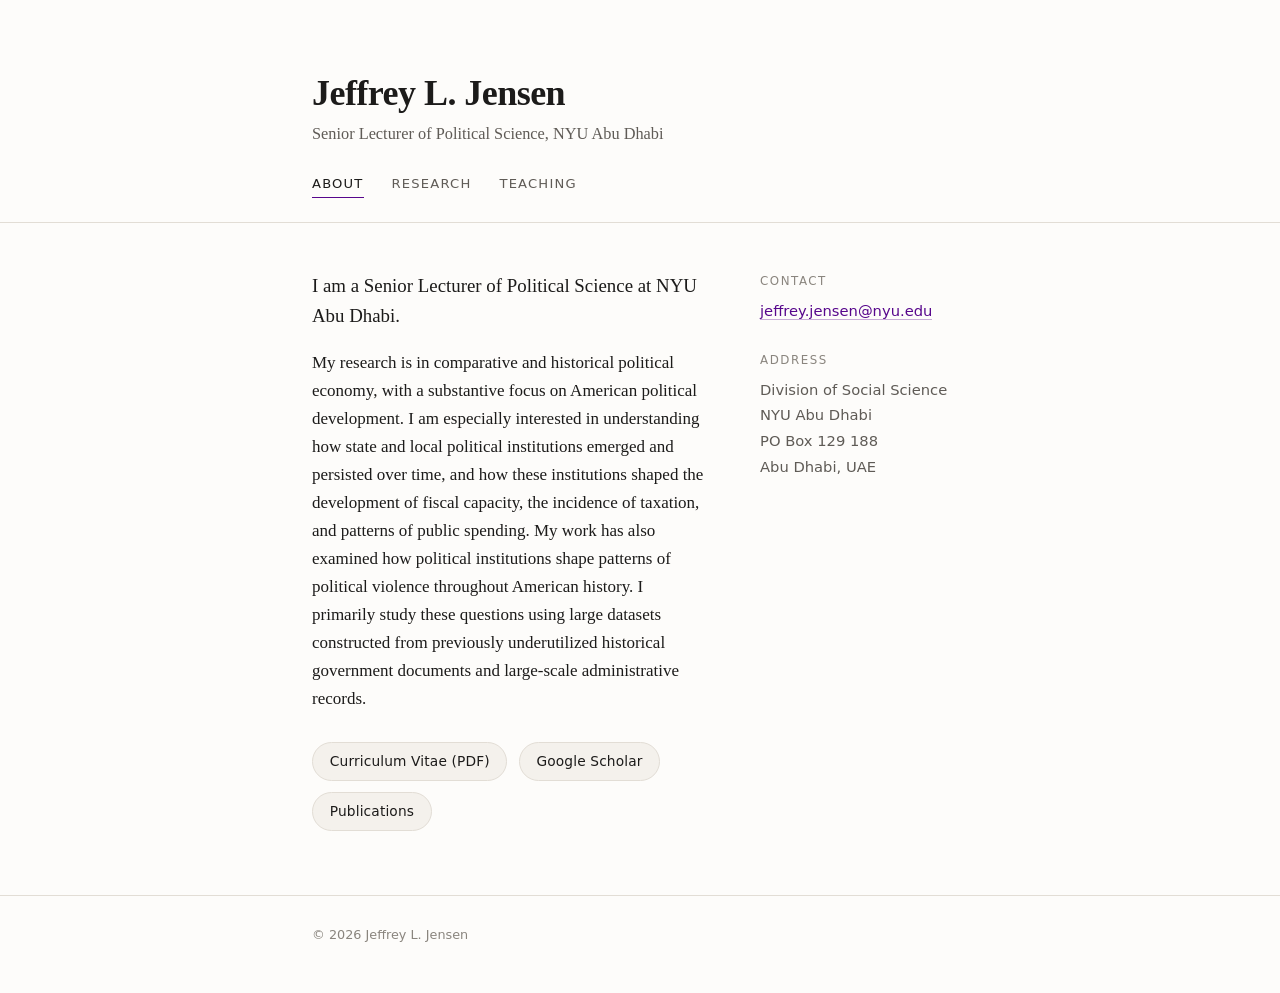
<file: index.html>
<!DOCTYPE html>
<html lang="en">
<head>
<meta charset="utf-8">
<meta name="viewport" content="width=device-width, initial-scale=1">
<title>Jeffrey L. Jensen</title>
<meta name="description" content="Jeffrey L. Jensen is a Senior Lecturer of Political Science at NYU Abu Dhabi, working on historical political economy, democratization, taxation, and state capacity.">
<meta name="author" content="Jeffrey L. Jensen">
<link rel="canonical" href="https://www.jeffreyljensen.com/">
<meta property="og:type" content="profile">
<meta property="og:title" content="Jeffrey L. Jensen">
<meta property="og:description" content="Senior Lecturer of Political Science at NYU Abu Dhabi.">
<meta property="og:url" content="https://www.jeffreyljensen.com/">
<link rel="stylesheet" href="style.css">
<link rel="icon" href="data:image/svg+xml,<svg xmlns='http://www.w3.org/2000/svg' viewBox='0 0 100 100'><text y='.9em' font-size='90' font-family='Georgia,serif'>J</text></svg>">
</head>
<body>

<header class="site">
  <div class="wrap">
    <h1 class="name"><a href="index.html">Jeffrey L. Jensen</a></h1>
    <p class="role">Senior Lecturer of Political Science, NYU Abu Dhabi</p>
    <nav class="site" aria-label="Main">
      <a href="index.html" aria-current="page">About</a>
      <a href="research.html">Research</a>
      <a href="teaching.html">Teaching</a>
    </nav>
  </div>
</header>

<main class="wrap">
  <div class="about-grid">
    <div>
      <p class="lead">I am a Senior Lecturer of Political Science at NYU Abu Dhabi.</p>

      <p>My research is in comparative and historical political economy, with a substantive 
        focus on American political development. I am especially interested in understanding 
        how state and local political institutions emerged and persisted over time, and how 
        these institutions shaped the development of fiscal capacity, the incidence of taxation, 
        and patterns of public spending. My work has also examined how political institutions 
        shape patterns of political violence throughout American history. I primarily study 
        these questions using large datasets constructed from previously underutilized 
        historical government documents and large-scale administrative records.</p>

      <ul class="quicklinks">
        <li><a href="papers/cv_jensen.pdf">Curriculum Vitae (PDF)</a></li>
        <li><a href="https://scholar.google.ae/citations?user=7pfN7BQAAAAJ&amp;hl=en">Google Scholar</a></li>
        <li><a href="research.html">Publications</a></li>
      </ul>
    </div>

    <aside class="contact">
      <span class="label">Contact</span>
      <!-- Confirm this address before publishing. -->
      <a href="mailto:jeffrey.jensen@nyu.edu">jeffrey.jensen@nyu.edu</a><br><br>
      <span class="label">Address</span>
      Division of Social Science<br>
      NYU Abu Dhabi<br>
      PO Box 129 188<br>
      Abu Dhabi, UAE
    </aside>
  </div>
</main>

<footer class="site">
  <div class="wrap">
    &copy; <span id="year">2026</span> Jeffrey L. Jensen
  </div>
</footer>

<script>document.getElementById('year').textContent = new Date().getFullYear();</script>
<script data-goatcounter="https://jeffreyljensen.goatcounter.com/count"
        async src="//gc.zgo.at/count.js"></script>
</body>
</html>
</file>
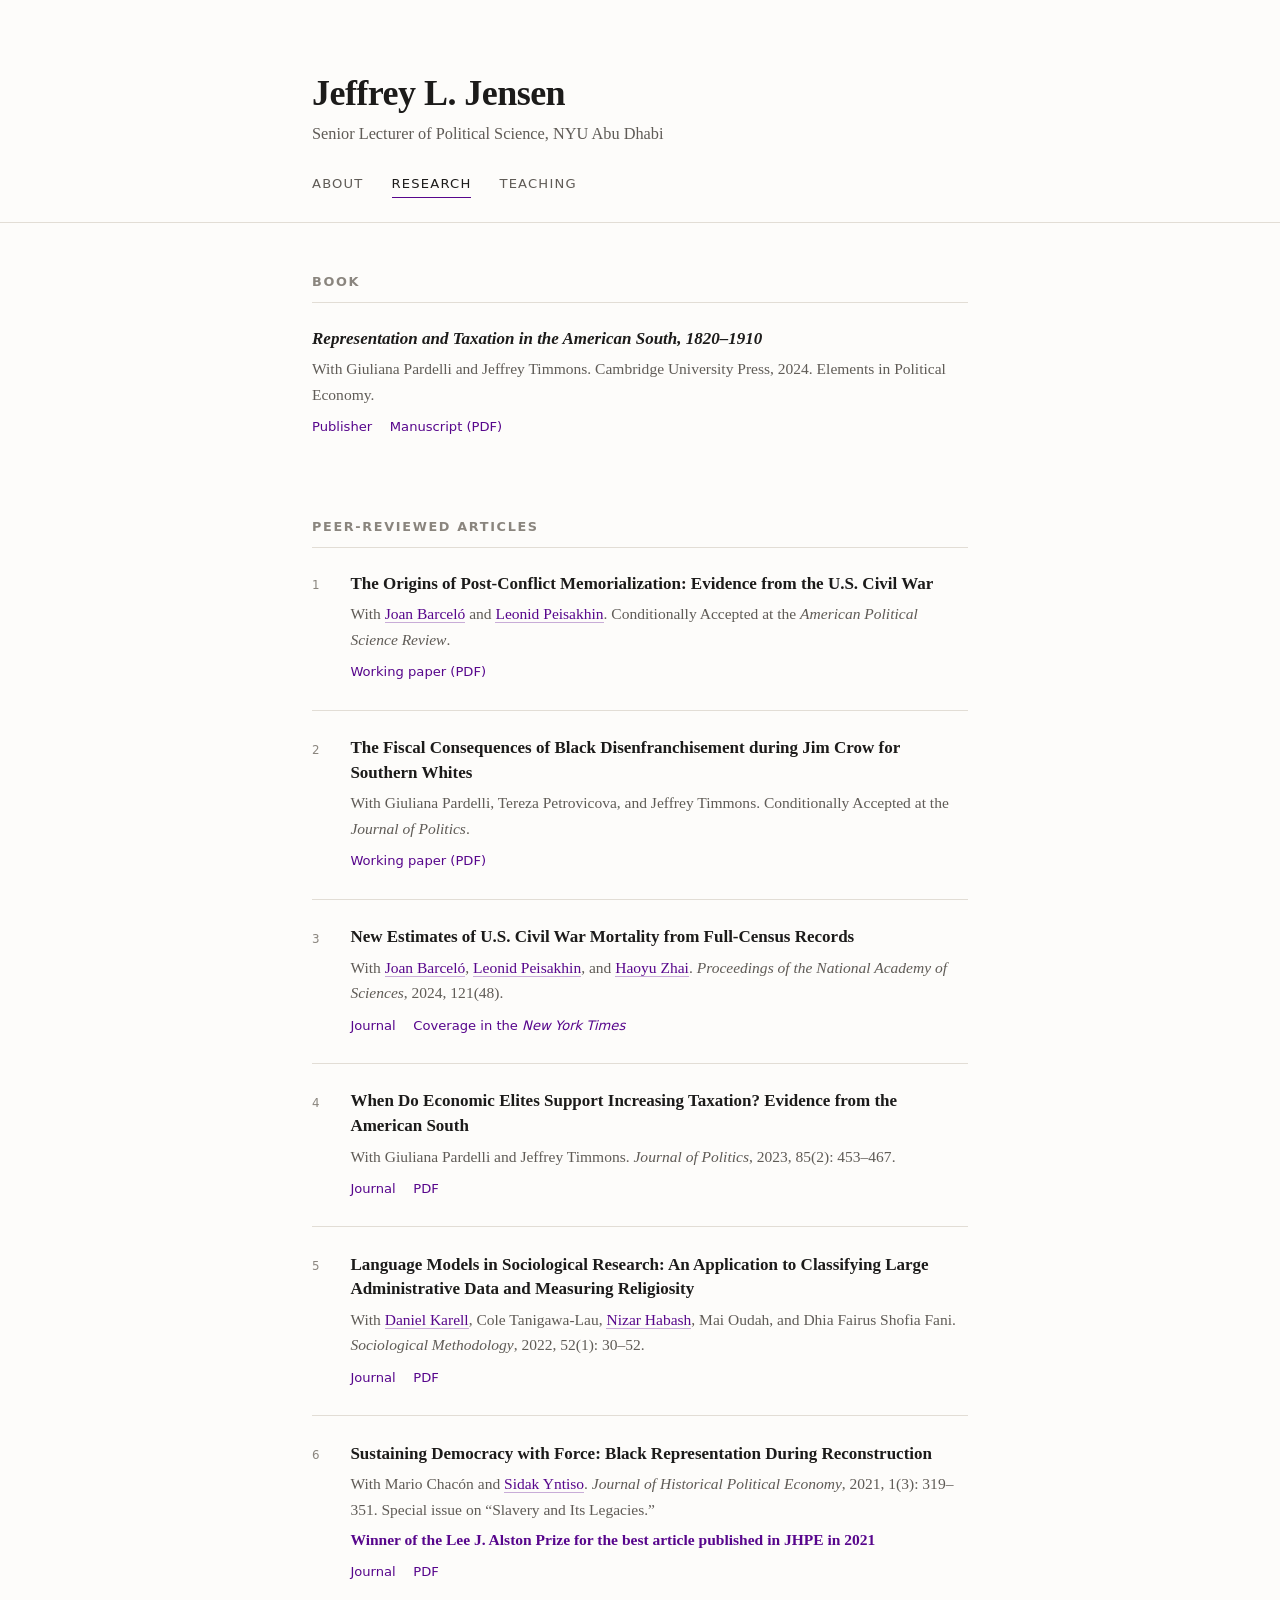
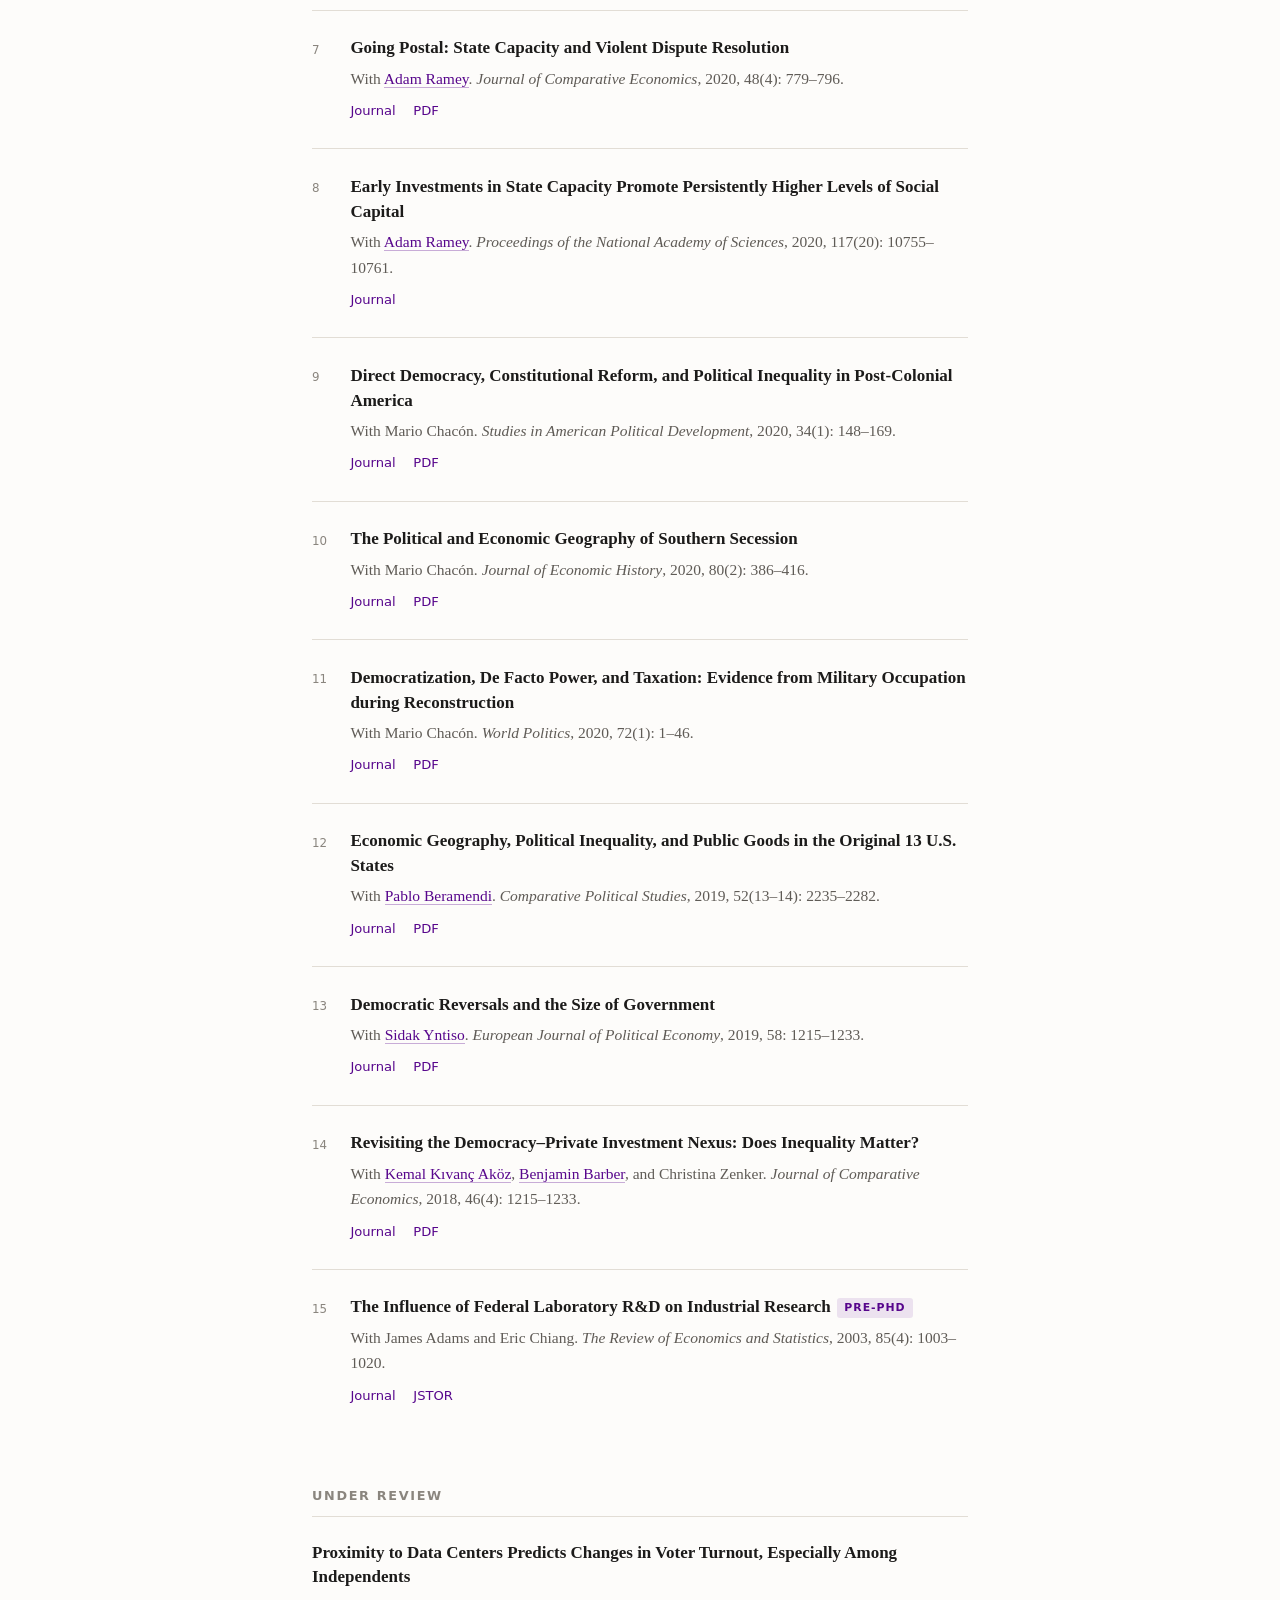
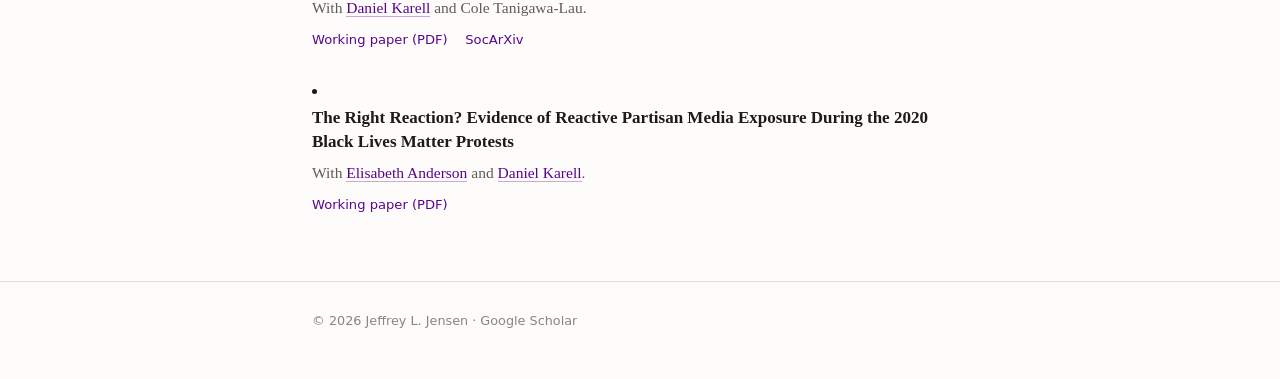
<file: research.html>
<!DOCTYPE html>
<html lang="en">
<head>
<meta charset="utf-8">
<meta name="viewport" content="width=device-width, initial-scale=1">
<title>Research &middot; Jeffrey L. Jensen</title>
<meta name="description" content="Publications and working papers by Jeffrey L. Jensen, Senior Lecturer of Political Science at NYU Abu Dhabi.">
<link rel="canonical" href="https://www.jeffreyljensen.com/research.html">
<link rel="stylesheet" href="style.css">
<link rel="icon" href="data:image/svg+xml,<svg xmlns='http://www.w3.org/2000/svg' viewBox='0 0 100 100'><text y='.9em' font-size='90' font-family='Georgia,serif'>J</text></svg>">
</head>
<body>

<header class="site">
  <div class="wrap">
    <h1 class="name"><a href="index.html">Jeffrey L. Jensen</a></h1>
    <p class="role">Senior Lecturer of Political Science, NYU Abu Dhabi</p>
    <nav class="site" aria-label="Main">
      <a href="index.html">About</a>
      <a href="research.html" aria-current="page">Research</a>
      <a href="teaching.html">Teaching</a>
    </nav>
  </div>
</header>

<main class="wrap">

  
  <h2>Book</h2>
  <ul class="pubs">
    <li>
      <span class="pub-title"><em>Representation and Taxation in the American South, 1820&ndash;1910</em></span>
      <span class="pub-meta">With Giuliana Pardelli and Jeffrey Timmons. Cambridge University Press, 2024. Elements in Political Economy.</span>
      <span class="pub-links">
        <a href="https://www.cambridge.org/core/elements/representation-and-taxation-in-the-american-south-18201910/1B32EABA137128C2E9C15F2480196470">Publisher</a>
        <a href="papers/us_south_manuscript.pdf">Manuscript (PDF)</a>
      </span>
    </li>
  </ul>

  <h2>Peer-reviewed articles</h2>
  <ol class="pubs">

   <li>
      <span class="pub-title">The Origins of Post-Conflict Memorialization: Evidence from the U.S. Civil War</span>
      <span class="pub-meta">With <a href="https://www.joanbarcelo.com">Joan Barceló</a>
      and <a href="https://www.leonidpeisakhin.org">Leonid Peisakhin</a>.
      Conditionally Accepted at the <em>American Political Science Review</em>.</span>
      <span class="pub-links">
        <a href="papers/monuments_R%26R.pdf">Working paper (PDF)</a>
      </span>
    </li> 

  <li>
      <span class="pub-title">The Fiscal Consequences of Black Disenfranchisement during Jim Crow for Southern Whites</span>
      <span class="pub-meta">With Giuliana Pardelli, Tereza Petrovicova, and Jeffrey Timmons.
      Conditionally Accepted at the <em>Journal of Politics</em>.</span>
      <span class="pub-links">
        <a href="papers/BD_redistribution_R%26R.pdf">Working paper (PDF)</a>
      </span>
    </li>
    
    <li>
      <span class="pub-title">New Estimates of U.S. Civil War Mortality from Full-Census Records</span>
      <span class="pub-meta">With <a href="https://www.joanbarcelo.com">Joan Barceló</a>,
      <a href="https://www.leonidpeisakhin.org">Leonid Peisakhin</a>, and
      <a href="https://scholar.google.com/citations?user=icoRukgAAAAJ&amp;hl=en">Haoyu Zhai</a>.
      <em>Proceedings of the National Academy of Sciences</em>, 2024, 121(48).</span>
      <span class="pub-links">
        <a href="https://www.pnas.org/doi/10.1073/pnas.2414919121">Journal</a>
        <a href="https://www.nytimes.com/2024/11/19/health/civil-war-death-toll.html">Coverage in the <em>New York Times</em></a>
      </span>
    </li>

    <li>
      <span class="pub-title">When Do Economic Elites Support Increasing Taxation? Evidence from the American South</span>
      <span class="pub-meta">With Giuliana Pardelli and Jeffrey Timmons.
      <em>Journal of Politics</em>, 2023, 85(2): 453&ndash;467.</span>
      <span class="pub-links">
        <a href="https://www.journals.uchicago.edu/doi/10.1086/723806">Journal</a>
        <a href="papers/slavery_and_taxation_jop.pdf">PDF</a>
      </span>
    </li>

    <li>
      <span class="pub-title">Language Models in Sociological Research: An Application to Classifying Large Administrative Data and Measuring Religiosity</span>
      <span class="pub-meta">With <a href="https://www.danielkarell.com/">Daniel Karell</a>,
      Cole Tanigawa-Lau, <a href="https://www.nizarhabash.com/">Nizar Habash</a>,
      Mai Oudah, and Dhia Fairus Shofia Fani.
      <em>Sociological Methodology</em>, 2022, 52(1): 30&ndash;52.</span>
      <span class="pub-links">
        <a href="https://journals.sagepub.com/doi/abs/10.1177/00811750211053370">Journal</a>
        <a href="papers/sm_lm_religion.pdf">PDF</a>
      </span>
    </li>

    <li>
      <span class="pub-title">Sustaining Democracy with Force: Black Representation During Reconstruction</span>
      <span class="pub-meta">With Mario Chacón and
      <a href="https://sidakyntiso.github.io/research.html">Sidak Yntiso</a>.
      <em>Journal of Historical Political Economy</em>, 2021, 1(3): 319&ndash;351.
      Special issue on &ldquo;Slavery and Its Legacies.&rdquo;</span>
               <span class="pub-meta" style="margin-top:0.3rem; font-weight:600; color:var(--accent);">Winner of the Lee J. Alston Prize for the best article published in JHPE in 2021</span>
      <span class="pub-links">
        <a href="https://nowpublishers.com/article/Details/HPE-0012">Journal</a>
        <a href="papers/jhpe_reconstruction.pdf">PDF</a>
      </span>
    </li>

    <li>
      <span class="pub-title">Going Postal: State Capacity and Violent Dispute Resolution</span>
      <span class="pub-meta">With <a href="https://www.adamramey.com/">Adam Ramey</a>.
      <em>Journal of Comparative Economics</em>, 2020, 48(4): 779&ndash;796.</span>
      <span class="pub-links">
        <a href="https://www.sciencedirect.com/science/article/pii/S0147596720300378">Journal</a>
        <a href="papers/dueling_jce.pdf">PDF</a>
      </span>
    </li>

    <li>
      <span class="pub-title">Early Investments in State Capacity Promote Persistently Higher Levels of Social Capital</span>
      <span class="pub-meta">With <a href="https://www.adamramey.com/">Adam Ramey</a>.
      <em>Proceedings of the National Academy of Sciences</em>, 2020, 117(20): 10755&ndash;10761.</span>
      <span class="pub-links">
        <a href="https://www.pnas.org/content/early/2020/04/28/1919972117">Journal</a>
      </span>
    </li>

    <li>
      <span class="pub-title">Direct Democracy, Constitutional Reform, and Political Inequality in Post-Colonial America</span>
      <span class="pub-meta">With Mario Chacón.
      <em>Studies in American Political Development</em>, 2020, 34(1): 148&ndash;169.</span>
      <span class="pub-links">
        <a href="https://www.cambridge.org/core/journals/studies-in-american-political-development/article/direct-democracy-constitutional-reform-and-political-inequality-in-postcolonial-america/CEB3A3C5CFBC34CE2C1EE06DCE5FD119">Journal</a>
        <a href="papers/sapd_referendums.pdf">PDF</a>
      </span>
    </li>

    <li>
      <span class="pub-title">The Political and Economic Geography of Southern Secession</span>
      <span class="pub-meta">With Mario Chacón.
      <em>Journal of Economic History</em>, 2020, 80(2): 386&ndash;416.</span>
      <span class="pub-links">
        <a href="https://www.cambridge.org/core/journals/journal-of-economic-history/article/political-and-economic-geography-of-southern-secession/798AF6C8A988E668B6680E5D8260ED9F">Journal</a>
        <a href="papers/jeh_secession.pdf">PDF</a>
      </span>
    </li>

    <li>
      <span class="pub-title">Democratization, De Facto Power, and Taxation: Evidence from Military Occupation during Reconstruction</span>
      <span class="pub-meta">With Mario Chacón.
      <em>World Politics</em>, 2020, 72(1): 1&ndash;46.</span>
      <span class="pub-links">
        <a href="https://www.cambridge.org/core/journals/world-politics/article/democratization-de-facto-power-and-taxation-evidence-from-military-occupation-during-reconstruction/7206A3267EC8B602A9647E734A04C1C1">Journal</a>
        <a href="papers/defacto_power_wp.pdf">PDF</a>
      </span>
    </li>

    <li>
      <span class="pub-title">Economic Geography, Political Inequality, and Public Goods in the Original 13 U.S. States</span>
      <span class="pub-meta">With <a href="https://sites.duke.edu/beramendi/">Pablo Beramendi</a>.
      <em>Comparative Political Studies</em>, 2019, 52(13&ndash;14): 2235&ndash;2282.</span>
      <span class="pub-links">
        <a href="https://journals.sagepub.com/doi/full/10.1177/0010414019830741">Journal</a>
        <a href="papers/us13_states.pdf">PDF</a>
      </span>
    </li>

    <li>
      <span class="pub-title">Democratic Reversals and the Size of Government</span>
      <span class="pub-meta">With <a href="https://sidakyntiso.github.io/research.html">Sidak Yntiso</a>.
      <em>European Journal of Political Economy</em>, 2019, 58: 1215&ndash;1233.</span>
      <span class="pub-links">
        <a href="https://www.sciencedirect.com/science/article/abs/pii/S0176268018300594">Journal</a>
        <a href="papers/democratic_reversals.pdf">PDF</a>
      </span>
    </li>

    <li>
      <span class="pub-title">Revisiting the Democracy&ndash;Private Investment Nexus: Does Inequality Matter?</span>
      <span class="pub-meta">With <a href="https://sites.google.com/site/kemalkivancakoz/">Kemal Kıvanç Aköz</a>,
      <a href="https://sites.google.com/site/bbarberiv/home">Benjamin Barber</a>, and Christina Zenker.
      <em>Journal of Comparative Economics</em>, 2018, 46(4): 1215&ndash;1233.</span>
      <span class="pub-links">
        <a href="https://www.sciencedirect.com/science/article/pii/S0147596718302944">Journal</a>
        <a href="papers/jce_investment.pdf">PDF</a>
      </span>
    </li>

    <li>
      <span class="pub-title">The Influence of Federal Laboratory R&amp;D on Industrial Research<span class="tag">Pre-PhD</span></span>
      <span class="pub-meta">With James Adams and Eric Chiang.
      <em>The Review of Economics and Statistics</em>, 2003, 85(4): 1003&ndash;1020.</span>
      <span class="pub-links">
        <a href="https://www.mitpressjournals.org/doi/abs/10.1162/003465303772815899">Journal</a>
        <a href="https://www.jstor.org/stable/3211822">JSTOR</a>
      </span>
    </li>

  </ol>

  <h2>Under review</h2>
  <ul class="pubs">

  
<li>
      <span class="pub-title">Proximity to Data Centers Predicts Changes in Voter Turnout, Especially Among Independents</span>
      <span class="pub-meta">With <a href="https://www.danielkarell.com/">Daniel Karell</a>
      and Cole Tanigawa-Lau.</span>
      <span class="pub-links">
        <a href="papers/data_centers_turnout_wp_oct_26.pdf">Working paper (PDF)</a>
        <a href="https://osf.io/preprints/socarxiv/sfvtr_v1">SocArXiv</a>
      </span>
    </li>
</ul>

    
    <li>
      <span class="pub-title">The Right Reaction? Evidence of Reactive Partisan Media Exposure During the 2020 Black Lives Matter Protests</span>
      <span class="pub-meta">With <a href="https://nyuad.nyu.edu/en/academics/divisions/social-science/faculty/elisabeth-anderson.html">Elisabeth Anderson</a>
      and <a href="https://www.danielkarell.com/">Daniel Karell</a>.</span>
      <span class="pub-links">
        <a href="papers/partisan_media_exposure_preprint.pdf">Working paper (PDF)</a>
      </span>
    </li>
</ul>

</main>

<footer class="site">
  <div class="wrap">
    &copy; <span id="year">2026</span> Jeffrey L. Jensen &middot;
    <a href="https://scholar.google.ae/citations?user=7pfN7BQAAAAJ&amp;hl=en">Google Scholar</a>
  </div>
</footer>

<script>document.getElementById('year').textContent = new Date().getFullYear();</script>
<script data-goatcounter="https://jeffreyljensen.goatcounter.com/count"
        async src="//gc.zgo.at/count.js"></script>
</body>
</html>
</file>
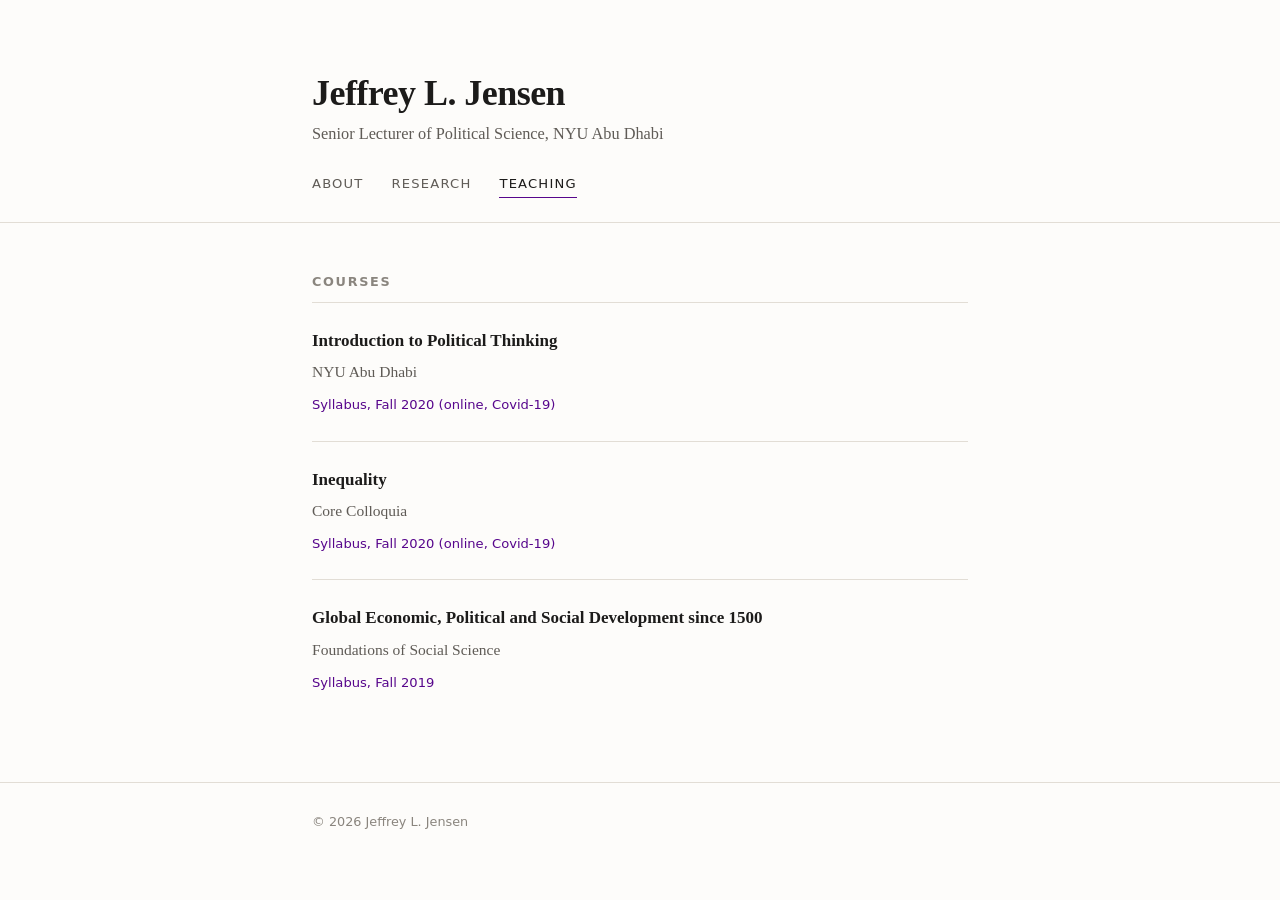
<file: teaching.html>
<!DOCTYPE html>
<html lang="en">
<head>
<meta charset="utf-8">
<meta name="viewport" content="width=device-width, initial-scale=1">
<title>Teaching &middot; Jeffrey L. Jensen</title>
<meta name="description" content="Courses taught by Jeffrey L. Jensen at NYU Abu Dhabi, with syllabi.">
<link rel="canonical" href="https://www.jeffreyljensen.com/teaching.html">
<link rel="stylesheet" href="style.css">
<link rel="icon" href="data:image/svg+xml,<svg xmlns='http://www.w3.org/2000/svg' viewBox='0 0 100 100'><text y='.9em' font-size='90' font-family='Georgia,serif'>J</text></svg>">
</head>
<body>

<header class="site">
  <div class="wrap">
    <h1 class="name"><a href="index.html">Jeffrey L. Jensen</a></h1>
    <p class="role">Senior Lecturer of Political Science, NYU Abu Dhabi</p>
    <nav class="site" aria-label="Main">
      <a href="index.html">About</a>
      <a href="research.html">Research</a>
      <a href="teaching.html" aria-current="page">Teaching</a>
    </nav>
  </div>
</header>

<main class="wrap">

  <h2>Courses</h2>
  <ul class="courses">

    <li>
      <span class="course-title">Introduction to Political Thinking</span>
      <span class="course-sub">NYU Abu Dhabi</span>
      <span class="pub-links">
        <a href="papers/ipt_syllabus_f20.pdf">Syllabus, Fall 2020 (online, Covid-19)</a>
      </span>
    </li>

    <li>
      <span class="course-title">Inequality</span>
      <span class="course-sub">Core Colloquia</span>
      <span class="pub-links">
        <a href="papers/inequality_syllabus_f20.pdf">Syllabus, Fall 2020 (online, Covid-19)</a>
      </span>
    </li>

    <li>
      <span class="course-title">Global Economic, Political and Social Development since 1500</span>
      <span class="course-sub">Foundations of Social Science</span>
      <span class="pub-links">
        <a href="papers/syllabus_geps_f19.pdf">Syllabus, Fall 2019</a>
      </span>
    </li>

  </ul>

</main>

<footer class="site">
  <div class="wrap">
    &copy; <span id="year">2026</span> Jeffrey L. Jensen
  </div>
</footer>

<script>document.getElementById('year').textContent = new Date().getFullYear();</script>
<script data-goatcounter="https://jeffreyljensen.goatcounter.com/count"
        async src="//gc.zgo.at/count.js"></script>
</body>
</html>
</file>
<file: style.css>
/* ---------------------------------------------------------------
   jeffreyljensen.com — shared stylesheet
   Edit colors and spacing here; all three pages use this file.
   --------------------------------------------------------------- */

:root {
  --bg:        #fdfcfa;
  --surface:   #f4f1ec;
  --text:      #1c1b1a;
  --muted:     #5f5b56;
  --faint:     #8a857e;
  --rule:      #e2ddd5;
  --accent:    #57068c;
  --accent-alt:#7b3fb0;
  --maxw:      44rem;
}

@media (prefers-color-scheme: dark) {
  :root {
    --bg:        #14131a;
    --surface:   #1d1c25;
    --text:      #eceaf2;
    --muted:     #b3aec0;
    --faint:     #8b8699;
    --rule:      #2e2c39;
    --accent:    #c4a2e8;
    --accent-alt:#dcc6f5;
  }
}

*, *::before, *::after { box-sizing: border-box; }

html { -webkit-text-size-adjust: 100%; scroll-behavior: smooth; }

body {
  margin: 0;
  background: var(--bg);
  color: var(--text);
  font-family: "Iowan Old Style", "Palatino Linotype", Palatino, "Book Antiqua",
               Georgia, "Times New Roman", serif;
  font-size: 1.0625rem;
  line-height: 1.65;
  text-rendering: optimizeLegibility;
  -webkit-font-smoothing: antialiased;
}

.wrap {
  max-width: var(--maxw);
  margin: 0 auto;
  padding: 0 1.5rem;
}

/* ---------- header ---------- */

header.site {
  border-bottom: 1px solid var(--rule);
  padding: 3rem 0 1.5rem;
  margin-bottom: 3rem;
}

header.site .name {
  font-size: 1.9rem;
  line-height: 1.2;
  font-weight: 600;
  letter-spacing: -0.015em;
  margin: 0 0 0.35rem;
}

header.site .name a {
  color: inherit;
  text-decoration: none;
  border: 0;
}

header.site .role {
  margin: 0 0 1.6rem;
  color: var(--muted);
  font-size: 1.02rem;
}

nav.site {
  display: flex;
  flex-wrap: wrap;
  gap: 1.75rem;
  font-family: ui-sans-serif, system-ui, -apple-system, "Segoe UI", Roboto,
               Helvetica, Arial, sans-serif;
  font-size: 0.82rem;
  letter-spacing: 0.09em;
  text-transform: uppercase;
}

nav.site a {
  color: var(--muted);
  text-decoration: none;
  border-bottom: 1px solid transparent;
  padding-bottom: 2px;
  transition: color 0.15s ease, border-color 0.15s ease;
}

nav.site a:hover { color: var(--text); border-bottom-color: var(--rule); }

nav.site a[aria-current="page"] {
  color: var(--text);
  border-bottom-color: var(--accent);
}

/* ---------- typography ---------- */

main { padding-bottom: 1rem; }

h2 {
  font-family: ui-sans-serif, system-ui, -apple-system, "Segoe UI", Roboto,
               Helvetica, Arial, sans-serif;
  font-size: 0.8rem;
  letter-spacing: 0.13em;
  text-transform: uppercase;
  color: var(--faint);
  font-weight: 600;
  margin: 3.25rem 0 1.5rem;
  padding-bottom: 0.6rem;
  border-bottom: 1px solid var(--rule);
}

main > h2:first-child { margin-top: 0; }

p { margin: 0 0 1.1rem; }

.lead { font-size: 1.18rem; line-height: 1.6; }

a {
  color: var(--accent);
  text-decoration: none;
  border-bottom: 1px solid color-mix(in srgb, var(--accent) 32%, transparent);
  transition: color 0.15s ease, border-color 0.15s ease;
}

a:hover { color: var(--accent-alt); border-bottom-color: currentColor; }

/* ---------- about page ---------- */

.about-grid {
  display: grid;
  grid-template-columns: 1fr;
  gap: 2.5rem;
}

.quicklinks {
  display: flex;
  flex-wrap: wrap;
  gap: 0.7rem;
  margin: 1.75rem 0 0;
  padding: 0;
  list-style: none;
}

.quicklinks a {
  display: inline-block;
  padding: 0.45rem 1.05rem;
  border: 1px solid var(--rule);
  border-radius: 999px;
  background: var(--surface);
  color: var(--text);
  font-family: ui-sans-serif, system-ui, -apple-system, "Segoe UI", Roboto,
               Helvetica, Arial, sans-serif;
  font-size: 0.86rem;
  letter-spacing: 0.01em;
}

.quicklinks a:hover {
  border-color: var(--accent);
  color: var(--accent);
}

.contact {
  font-family: ui-sans-serif, system-ui, -apple-system, "Segoe UI", Roboto,
               Helvetica, Arial, sans-serif;
  font-size: 0.92rem;
  line-height: 1.75;
  color: var(--muted);
}

.contact .label {
  display: block;
  font-size: 0.74rem;
  letter-spacing: 0.13em;
  text-transform: uppercase;
  color: var(--faint);
  margin-bottom: 0.4rem;
}

/* ---------- publications ---------- */

ol.pubs {
  list-style: none;
  margin: 0;
  padding: 0;
  counter-reset: pub;
}

ol.pubs > li {
  position: relative;
  padding: 0 0 1.6rem 2.4rem;
  margin-bottom: 1.6rem;
  border-bottom: 1px solid var(--rule);
}

ol.pubs > li:last-child { border-bottom: 0; margin-bottom: 0; }

ol.pubs > li::before {
  counter-increment: pub;
  content: counter(pub);
  position: absolute;
  left: 0;
  top: 0.28rem;
  font-family: ui-sans-serif, system-ui, -apple-system, "Segoe UI", Roboto,
               Helvetica, Arial, sans-serif;
  font-size: 0.74rem;
  font-variant-numeric: tabular-nums;
  color: var(--faint);
}

ul.pubs { list-style: none; margin: 0; padding: 0; }

ul.pubs > li {
  padding: 0 0 1.6rem 0;
  margin-bottom: 1.6rem;
  border-bottom: 1px solid var(--rule);
}

ul.pubs > li:last-child { border-bottom: 0; margin-bottom: 0; }

.pub-title {
  display: block;
  font-weight: 600;
  margin-bottom: 0.3rem;
  line-height: 1.45;
}

.pub-title a { color: var(--text); border-bottom-color: var(--rule); }
.pub-title a:hover { color: var(--accent); }

.pub-meta { display: block; color: var(--muted); font-size: 0.97rem; }

.pub-meta em { font-style: italic; }

.pub-links {
  margin-top: 0.55rem;
  font-family: ui-sans-serif, system-ui, -apple-system, "Segoe UI", Roboto,
               Helvetica, Arial, sans-serif;
  font-size: 0.82rem;
  display: flex;
  flex-wrap: wrap;
  gap: 0.5rem 1.1rem;
}

.pub-links a { border-bottom-color: transparent; }
.pub-links a:hover { border-bottom-color: currentColor; }

.tag {
  display: inline-block;
  font-family: ui-sans-serif, system-ui, -apple-system, "Segoe UI", Roboto,
               Helvetica, Arial, sans-serif;
  font-size: 0.68rem;
  letter-spacing: 0.09em;
  text-transform: uppercase;
  color: var(--accent);
  background: color-mix(in srgb, var(--accent) 10%, transparent);
  border-radius: 3px;
  padding: 0.14rem 0.45rem;
  vertical-align: 0.12em;
  margin-left: 0.4rem;
  white-space: nowrap;
}

/* ---------- teaching ---------- */

.courses { list-style: none; margin: 0; padding: 0; }

.courses > li {
  padding-bottom: 1.5rem;
  margin-bottom: 1.5rem;
  border-bottom: 1px solid var(--rule);
}

.courses > li:last-child { border-bottom: 0; margin-bottom: 0; }

.course-title { display: block; font-weight: 600; margin-bottom: 0.3rem; }

.course-sub {
  display: block;
  color: var(--muted);
  font-size: 0.97rem;
  margin-bottom: 0.5rem;
}

/* ---------- footer ---------- */

footer.site {
  border-top: 1px solid var(--rule);
  margin-top: 4rem;
  padding: 1.75rem 0 3rem;
  font-family: ui-sans-serif, system-ui, -apple-system, "Segoe UI", Roboto,
               Helvetica, Arial, sans-serif;
  font-size: 0.8rem;
  color: var(--faint);
}

footer.site a { color: var(--faint); border-bottom-color: transparent; }
footer.site a:hover { color: var(--accent); }

/* ---------- responsive ---------- */

@media (min-width: 46rem) {
  .about-grid { grid-template-columns: 1fr 13rem; gap: 3.5rem; }
  header.site { padding-top: 4.5rem; }
  header.site .name { font-size: 2.25rem; }
}

@media (max-width: 30rem) {
  body { font-size: 1rem; }
  header.site { padding-top: 2.25rem; margin-bottom: 2.25rem; }
  header.site .name { font-size: 1.6rem; }
  nav.site { gap: 1.15rem; font-size: 0.76rem; }
}

@media (prefers-reduced-motion: reduce) {
  * { transition: none !important; scroll-behavior: auto !important; }
}
</file>
